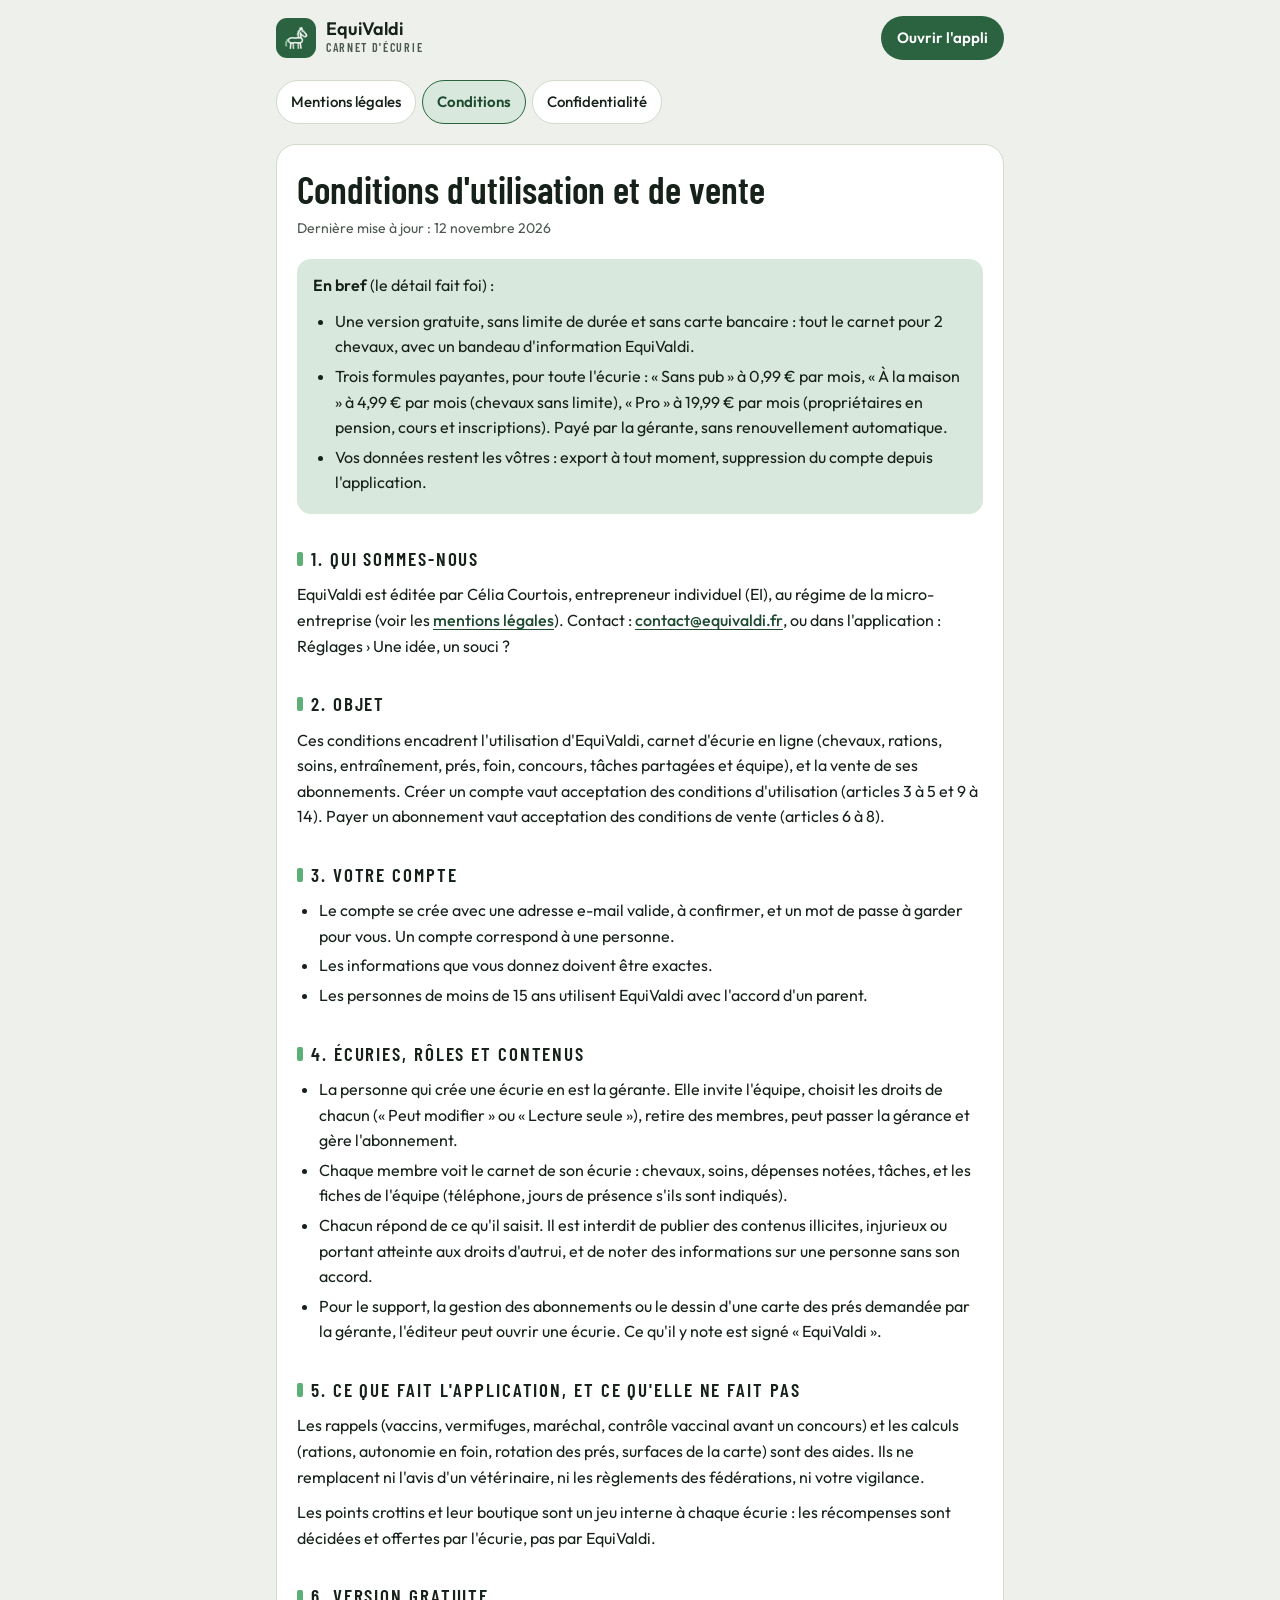
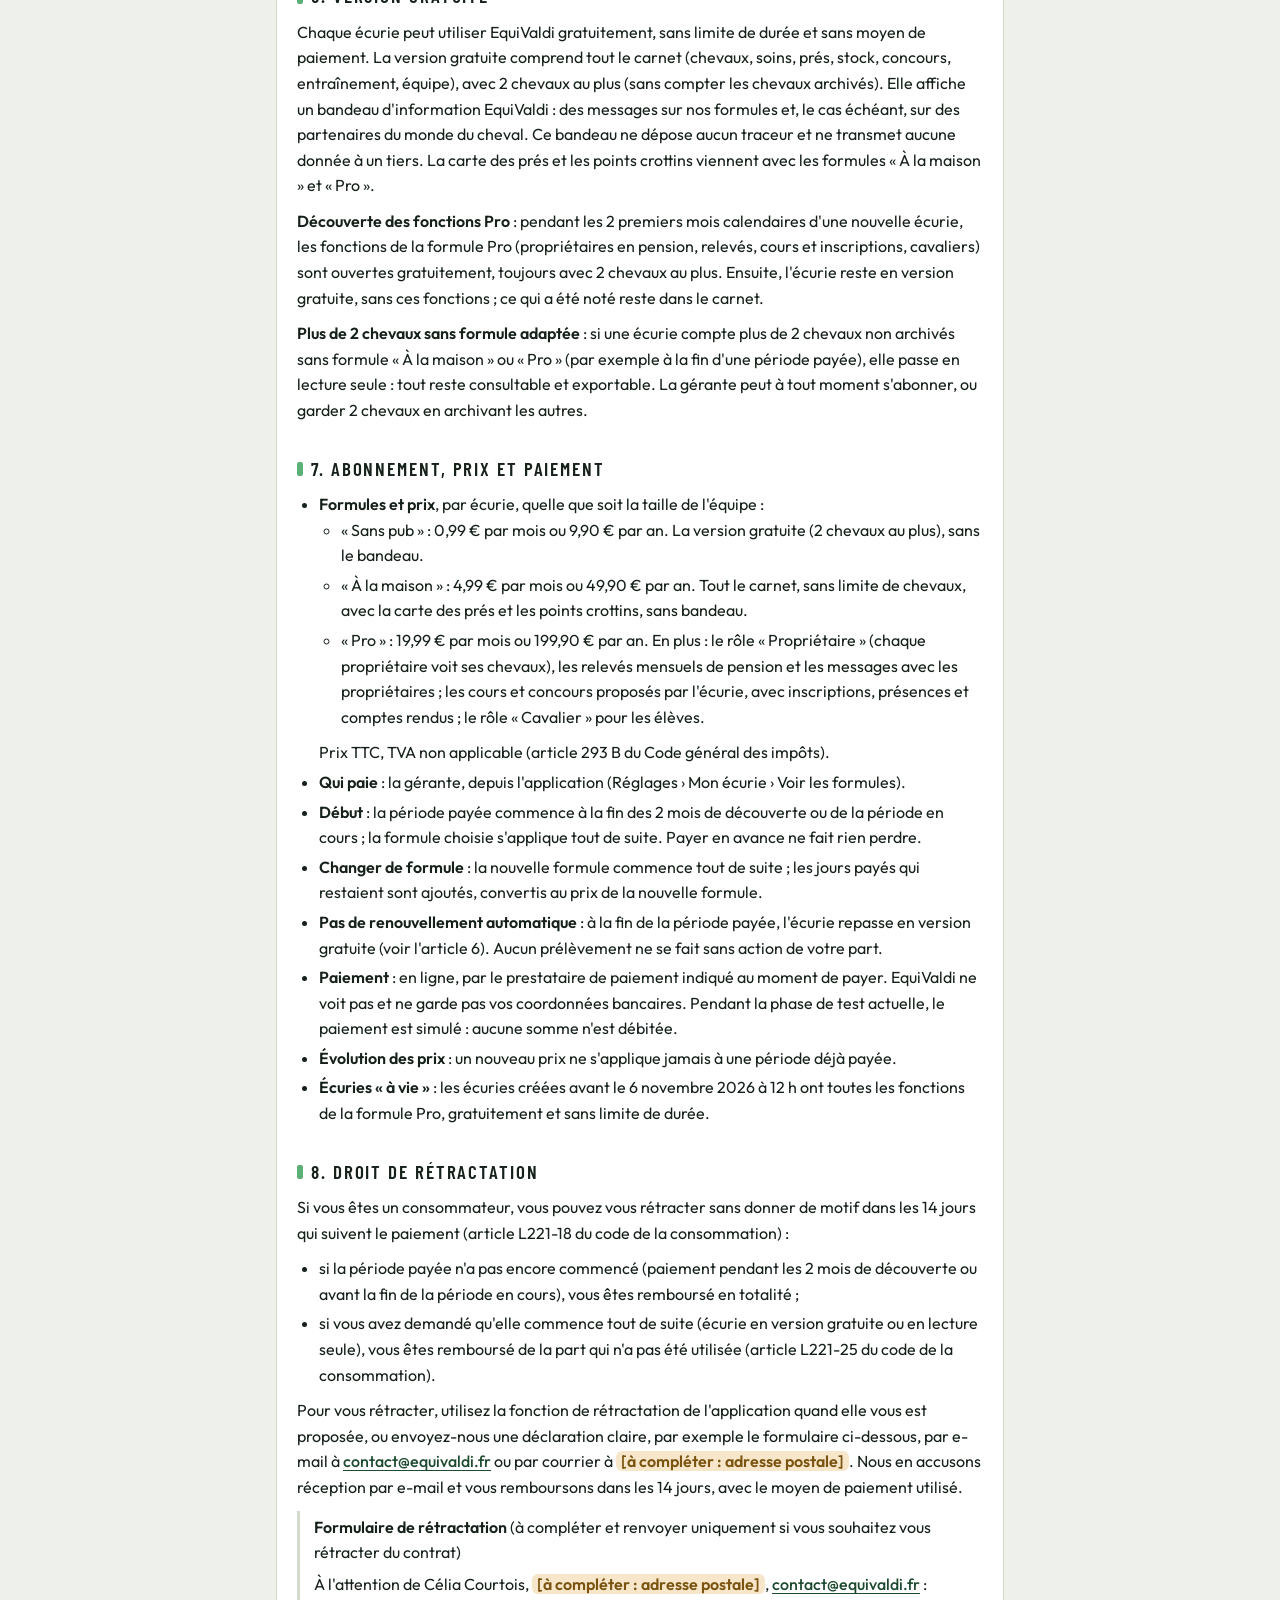
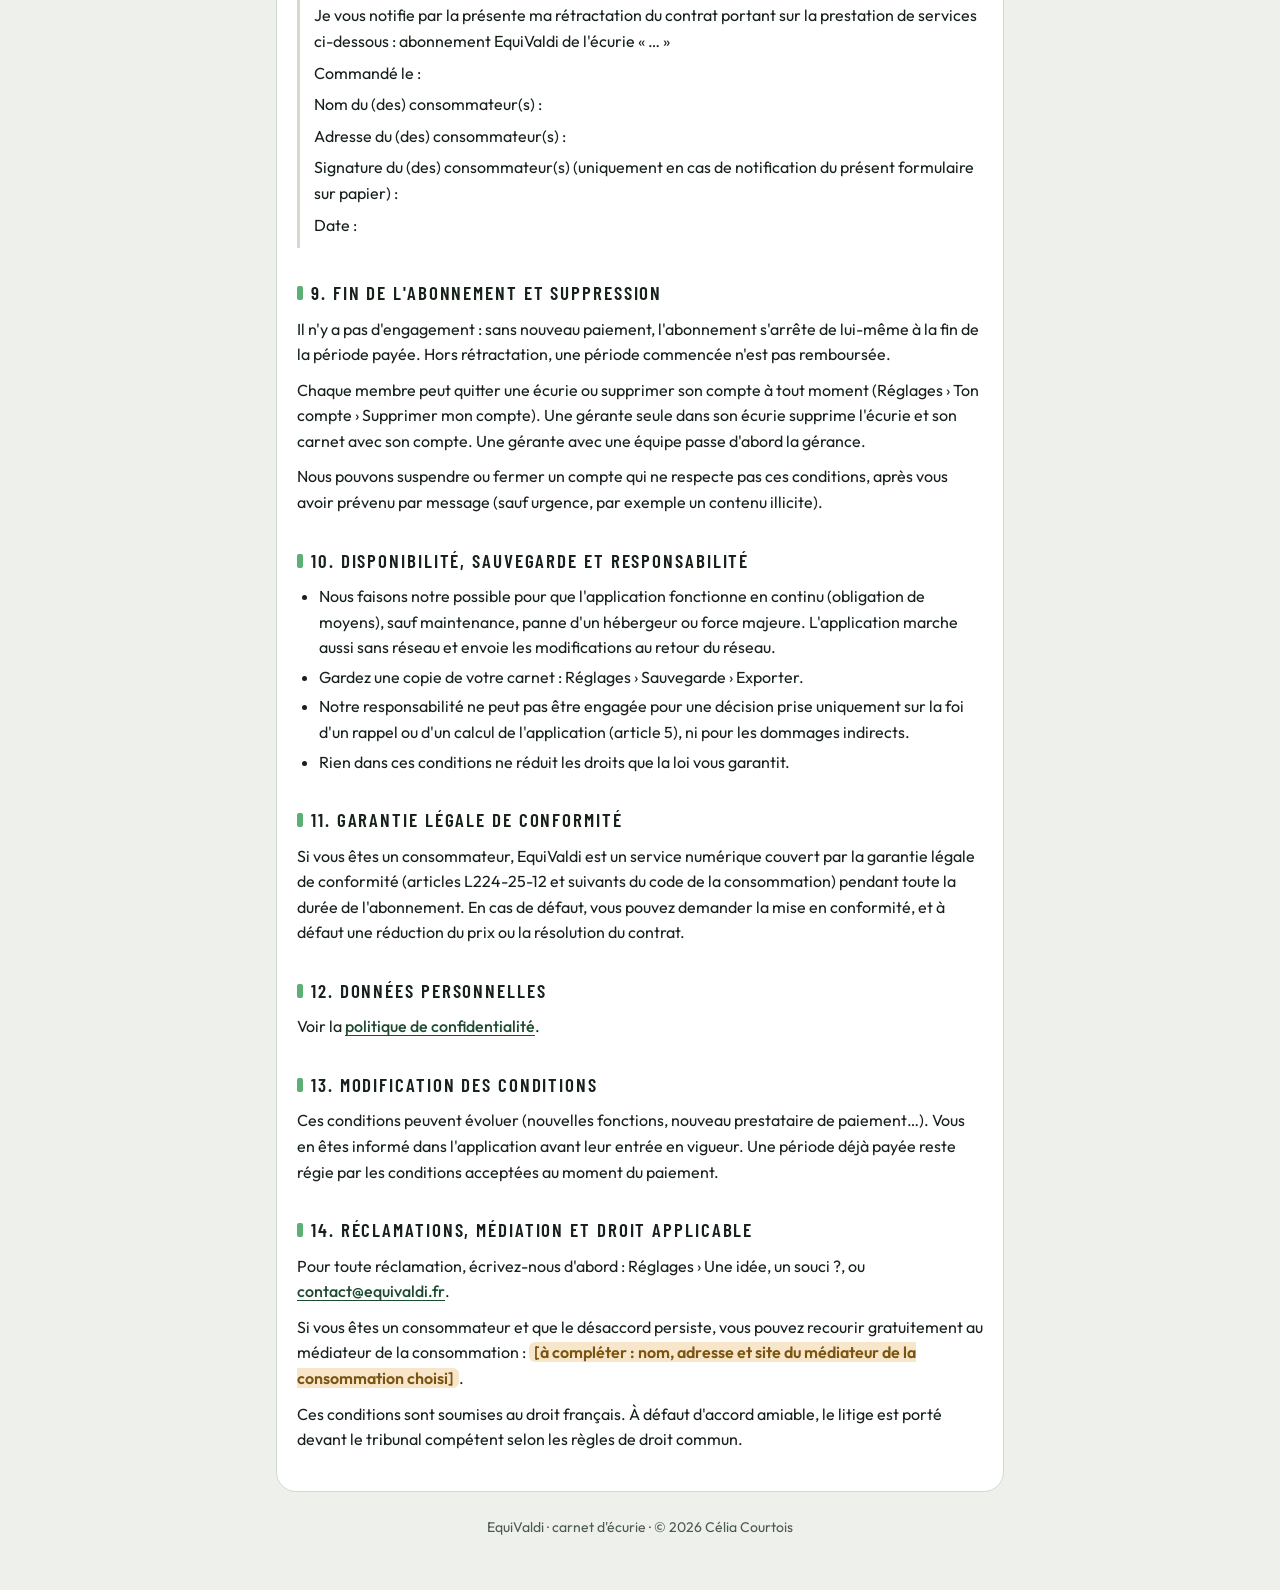
<file: legal/conditions.html>
<!doctype html>
<html lang="fr">
<head>
<meta charset="utf-8">
<meta name="viewport" content="width=device-width,initial-scale=1">
<title>Conditions d'utilisation et de vente · EquiValdi</title>
<meta name="description" content="Conditions d'utilisation et de vente d'EquiValdi, carnet d'écurie.">
<meta name="theme-color" content="#EEF1EB" media="(prefers-color-scheme: light)">
<meta name="theme-color" content="#0D1611" media="(prefers-color-scheme: dark)">
<link rel="icon" type="image/png" sizes="32x32" href="../icons/favicon-32.png?v=c">
<style>
@font-face{font-family:"Outfit";font-style:normal;font-weight:400;font-display:swap;src:url(../fonts/outfit-latin-400-normal.woff2) format("woff2")}
@font-face{font-family:"Outfit";font-style:normal;font-weight:500;font-display:swap;src:url(../fonts/outfit-latin-500-normal.woff2) format("woff2")}
@font-face{font-family:"Outfit";font-style:normal;font-weight:600;font-display:swap;src:url(../fonts/outfit-latin-600-normal.woff2) format("woff2")}
@font-face{font-family:"Barlow Condensed";font-style:normal;font-weight:600;font-display:swap;src:url(../fonts/barlow-condensed-latin-600-normal.woff2) format("woff2")}
:root{--bg:#EEF1EB;--surface:#FFFFFF;--ink:#16211A;--ink-2:#4C5850;--line:#D2D9CD;--accent:#2B6340;--accent-strong:#1E4A30;--accent-soft:#D9E8DC;--hay-soft:#F7E6CA;--hay-ink:#7A5410;--zz:#5DB075;color-scheme:light}
@media (prefers-color-scheme:dark){:root{--bg:#0D1611;--surface:#15211A;--ink:#E8EFE9;--ink-2:#A7B5AB;--line:#2B3C31;--accent:#9FD6AE;--accent-strong:#C2E8CD;--accent-soft:#1E3828;--hay-soft:#382A15;--hay-ink:#F0B45C;--zz:#9FD6AE;color-scheme:dark}}
*{box-sizing:border-box}
html{-webkit-text-size-adjust:100%}
body{margin:0;background:var(--bg);color:var(--ink);font:400 16px/1.6 "Outfit",system-ui,-apple-system,"Segoe UI",Roboto,sans-serif}
a{color:var(--accent-strong);font-weight:500;text-underline-offset:3px}
.page{max-width:760px;margin:0 auto;padding:0 16px 48px}
.haut{display:flex;align-items:center;justify-content:space-between;gap:12px;padding:16px 0}
.marque{display:flex;align-items:center;gap:10px;text-decoration:none;color:var(--ink)}
.marque img{width:40px;height:40px;border-radius:11px;flex:none}
.marque b{display:block;font-weight:600;font-size:18px;line-height:1.1}
.marque small{display:block;font-family:"Barlow Condensed","Arial Narrow",sans-serif;font-weight:600;letter-spacing:.14em;text-transform:uppercase;font-size:12px;color:var(--ink-2)}
.ouvrir{display:inline-flex;align-items:center;min-height:44px;padding:0 16px;border-radius:999px;background:var(--accent);color:#fff;text-decoration:none;font-weight:600;font-size:15px;white-space:nowrap;transition:transform .12s,filter .12s}
.ouvrir:active{transform:scale(.96);filter:brightness(.92)}
@media (prefers-color-scheme:dark){.ouvrir{color:#0D1611}}
.onglets{display:flex;gap:6px;flex-wrap:wrap;margin:4px 0 20px}
.onglets a{display:inline-flex;align-items:center;min-height:44px;padding:0 14px;transition:transform .12s,background .15s;border-radius:999px;border:1.5px solid var(--line);background:var(--surface);color:var(--ink);text-decoration:none;font-size:15px}
.onglets a:active{transform:scale(.96)}
.onglets a[aria-current="page"]{background:var(--accent-soft);border-color:var(--accent);color:var(--accent-strong);font-weight:600}
main{background:var(--surface);border:1.5px solid var(--line);border-radius:20px;padding:24px 20px 28px}
h1{font-family:"Barlow Condensed","Arial Narrow",sans-serif;font-weight:600;font-size:clamp(28px,7vw,38px);line-height:1.1;margin:0 0 6px;text-wrap:balance}
.maj{margin:0 0 20px;color:var(--ink-2);font-size:14px}
h2{font-family:"Barlow Condensed","Arial Narrow",sans-serif;font-weight:600;font-size:19px;letter-spacing:.1em;text-transform:uppercase;margin:30px 0 8px;display:flex;align-items:center;gap:8px;color:var(--ink)}
h2::before{content:"";width:6px;height:14px;flex:none;border-radius:2px;background:var(--zz)}
h3{font-size:16px;font-weight:600;margin:18px 0 4px}
p,li{max-width:68ch}
p{margin:0 0 10px}
ul{margin:0 0 10px;padding-left:22px}
li{margin:0 0 4px}
.bref{background:var(--accent-soft);border-radius:14px;padding:14px 16px;margin:0 0 8px}
.bref ul{margin:0}
.formulaire{border-left:3px solid var(--line);padding:4px 0 4px 14px;margin:10px 0;color:var(--ink)}
.formulaire p{margin:0 0 6px}
mark.manque{background:var(--hay-soft);color:var(--hay-ink);font-weight:600;border-radius:6px;padding:0 5px}
table{border-collapse:collapse;width:100%;margin:8px 0 12px;font-size:15px}
th,td{text-align:left;vertical-align:top;padding:8px 10px;border-top:1px solid var(--line)}
th{font-weight:600;width:34%}
.tableau{overflow-x:auto}
footer{margin-top:24px;color:var(--ink-2);font-size:14px;text-align:center}
footer p{margin:4px auto}
@media (max-width:420px){main{padding:20px 16px 24px}.ouvrir{padding:0 12px}}
@media (prefers-reduced-motion:reduce){*{transition:none!important}}
</style>
</head>
<body>
<div class="page">
<header class="haut">
  <a class="marque" href="../"><img src="../icons/icon-192.png?v=c" alt="" width="40" height="40"><span><b>EquiValdi</b><small>Carnet d'écurie</small></span></a>
  <a class="ouvrir" href="../">Ouvrir l'appli</a>
</header>
<nav class="onglets" aria-label="Pages légales"><a href="mentions-legales.html">Mentions légales</a><a href="conditions.html" aria-current="page">Conditions</a><a href="confidentialite.html">Confidentialité</a></nav>
<main>
<h1>Conditions d'utilisation et de vente</h1>
<p class="maj">Dernière mise à jour : 12 novembre 2026</p>
<div class="bref">
<p><b>En bref</b> (le détail fait foi) :</p>
<ul>
<li>Une version gratuite, sans limite de durée et sans carte bancaire : tout le carnet pour 2 chevaux, avec un bandeau d'information EquiValdi.</li>
<li>Trois formules payantes, pour toute l'écurie : « Sans pub » à 0,99 € par mois, « À la maison » à 4,99 € par mois (chevaux sans limite), « Pro » à 19,99 € par mois (propriétaires en pension, cours et inscriptions). Payé par la gérante, sans renouvellement automatique.</li>
<li>Vos données restent les vôtres : export à tout moment, suppression du compte depuis l'application.</li>
</ul>
</div>

<h2>1. Qui sommes-nous</h2>
<p>EquiValdi est éditée par Célia Courtois, entrepreneur individuel (EI), au régime de la micro-entreprise (voir les <a href="mentions-legales.html">mentions légales</a>). Contact : <a href="mailto:contact@equivaldi.fr">contact@equivaldi.fr</a>, ou dans l'application : Réglages › Une idée, un souci ?</p>

<h2>2. Objet</h2>
<p>Ces conditions encadrent l'utilisation d'EquiValdi, carnet d'écurie en ligne (chevaux, rations, soins, entraînement, prés, foin, concours, tâches partagées et équipe), et la vente de ses abonnements. Créer un compte vaut acceptation des conditions d'utilisation (articles 3 à 5 et 9 à 14). Payer un abonnement vaut acceptation des conditions de vente (articles 6 à 8).</p>

<h2>3. Votre compte</h2>
<ul>
<li>Le compte se crée avec une adresse e-mail valide, à confirmer, et un mot de passe à garder pour vous. Un compte correspond à une personne.</li>
<li>Les informations que vous donnez doivent être exactes.</li>
<li>Les personnes de moins de 15 ans utilisent EquiValdi avec l'accord d'un parent.</li>
</ul>

<h2>4. Écuries, rôles et contenus</h2>
<ul>
<li>La personne qui crée une écurie en est la gérante. Elle invite l'équipe, choisit les droits de chacun (« Peut modifier » ou « Lecture seule »), retire des membres, peut passer la gérance et gère l'abonnement.</li>
<li>Chaque membre voit le carnet de son écurie : chevaux, soins, dépenses notées, tâches, et les fiches de l'équipe (téléphone, jours de présence s'ils sont indiqués).</li>
<li>Chacun répond de ce qu'il saisit. Il est interdit de publier des contenus illicites, injurieux ou portant atteinte aux droits d'autrui, et de noter des informations sur une personne sans son accord.</li>
<li>Pour le support, la gestion des abonnements ou le dessin d'une carte des prés demandée par la gérante, l'éditeur peut ouvrir une écurie. Ce qu'il y note est signé « EquiValdi ».</li>
</ul>

<h2>5. Ce que fait l'application, et ce qu'elle ne fait pas</h2>
<p>Les rappels (vaccins, vermifuges, maréchal, contrôle vaccinal avant un concours) et les calculs (rations, autonomie en foin, rotation des prés, surfaces de la carte) sont des aides. Ils ne remplacent ni l'avis d'un vétérinaire, ni les règlements des fédérations, ni votre vigilance.</p>
<p>Les points crottins et leur boutique sont un jeu interne à chaque écurie : les récompenses sont décidées et offertes par l'écurie, pas par EquiValdi.</p>

<h2>6. Version gratuite</h2>
<p>Chaque écurie peut utiliser EquiValdi gratuitement, sans limite de durée et sans moyen de paiement. La version gratuite comprend tout le carnet (chevaux, soins, prés, stock, concours, entraînement, équipe), avec 2 chevaux au plus (sans compter les chevaux archivés). Elle affiche un bandeau d'information EquiValdi : des messages sur nos formules et, le cas échéant, sur des partenaires du monde du cheval. Ce bandeau ne dépose aucun traceur et ne transmet aucune donnée à un tiers. La carte des prés et les points crottins viennent avec les formules « À la maison » et « Pro ».</p>
<p><b>Découverte des fonctions Pro</b> : pendant les 2 premiers mois calendaires d'une nouvelle écurie, les fonctions de la formule Pro (propriétaires en pension, relevés, cours et inscriptions, cavaliers) sont ouvertes gratuitement, toujours avec 2 chevaux au plus. Ensuite, l'écurie reste en version gratuite, sans ces fonctions ; ce qui a été noté reste dans le carnet.</p>
<p><b>Plus de 2 chevaux sans formule adaptée</b> : si une écurie compte plus de 2 chevaux non archivés sans formule « À la maison » ou « Pro » (par exemple à la fin d'une période payée), elle passe en lecture seule : tout reste consultable et exportable. La gérante peut à tout moment s'abonner, ou garder 2 chevaux en archivant les autres.</p>

<h2>7. Abonnement, prix et paiement</h2>
<ul>
<li><b>Formules et prix</b>, par écurie, quelle que soit la taille de l'équipe :
<ul><li>« Sans pub » : 0,99 € par mois ou 9,90 € par an. La version gratuite (2 chevaux au plus), sans le bandeau.</li>
<li>« À la maison » : 4,99 € par mois ou 49,90 € par an. Tout le carnet, sans limite de chevaux, avec la carte des prés et les points crottins, sans bandeau.</li>
<li>« Pro » : 19,99 € par mois ou 199,90 € par an. En plus : le rôle « Propriétaire » (chaque propriétaire voit ses chevaux), les relevés mensuels de pension et les messages avec les propriétaires ; les cours et concours proposés par l'écurie, avec inscriptions, présences et comptes rendus ; le rôle « Cavalier » pour les élèves.</li></ul>
Prix TTC, TVA non applicable (article 293 B du Code général des impôts).</li>
<li><b>Qui paie</b> : la gérante, depuis l'application (Réglages › Mon écurie › Voir les formules).</li>
<li><b>Début</b> : la période payée commence à la fin des 2 mois de découverte ou de la période en cours ; la formule choisie s'applique tout de suite. Payer en avance ne fait rien perdre.</li>
<li><b>Changer de formule</b> : la nouvelle formule commence tout de suite ; les jours payés qui restaient sont ajoutés, convertis au prix de la nouvelle formule.</li>
<li><b>Pas de renouvellement automatique</b> : à la fin de la période payée, l'écurie repasse en version gratuite (voir l'article 6). Aucun prélèvement ne se fait sans action de votre part.</li>
<li><b>Paiement</b> : en ligne, par le prestataire de paiement indiqué au moment de payer. EquiValdi ne voit pas et ne garde pas vos coordonnées bancaires. Pendant la phase de test actuelle, le paiement est simulé : aucune somme n'est débitée.</li>
<li><b>Évolution des prix</b> : un nouveau prix ne s'applique jamais à une période déjà payée.</li>
<li><b>Écuries « à vie »</b> : les écuries créées avant le 6 novembre 2026 à 12 h ont toutes les fonctions de la formule Pro, gratuitement et sans limite de durée.</li>
</ul>

<h2>8. Droit de rétractation</h2>
<p>Si vous êtes un consommateur, vous pouvez vous rétracter sans donner de motif dans les 14 jours qui suivent le paiement (article L221-18 du code de la consommation) :</p>
<ul>
<li>si la période payée n'a pas encore commencé (paiement pendant les 2 mois de découverte ou avant la fin de la période en cours), vous êtes remboursé en totalité ;</li>
<li>si vous avez demandé qu'elle commence tout de suite (écurie en version gratuite ou en lecture seule), vous êtes remboursé de la part qui n'a pas été utilisée (article L221-25 du code de la consommation).</li>
</ul>
<p>Pour vous rétracter, utilisez la fonction de rétractation de l'application quand elle vous est proposée, ou envoyez-nous une déclaration claire, par exemple le formulaire ci-dessous, par e-mail à <a href="mailto:contact@equivaldi.fr">contact@equivaldi.fr</a> ou par courrier à <mark class="manque">[à compléter : adresse postale]</mark>. Nous en accusons réception par e-mail et vous remboursons dans les 14 jours, avec le moyen de paiement utilisé.</p>
<div class="formulaire">
<p><b>Formulaire de rétractation</b> (à compléter et renvoyer uniquement si vous souhaitez vous rétracter du contrat)</p>
<p>À l'attention de Célia Courtois, <mark class="manque">[à compléter : adresse postale]</mark>, <a href="mailto:contact@equivaldi.fr">contact@equivaldi.fr</a> :</p>
<p>Je vous notifie par la présente ma rétractation du contrat portant sur la prestation de services ci-dessous : abonnement EquiValdi de l'écurie « … »</p>
<p>Commandé le :</p>
<p>Nom du (des) consommateur(s) :</p>
<p>Adresse du (des) consommateur(s) :</p>
<p>Signature du (des) consommateur(s) (uniquement en cas de notification du présent formulaire sur papier) :</p>
<p>Date :</p>
</div>

<h2>9. Fin de l'abonnement et suppression</h2>
<p>Il n'y a pas d'engagement : sans nouveau paiement, l'abonnement s'arrête de lui-même à la fin de la période payée. Hors rétractation, une période commencée n'est pas remboursée.</p>
<p>Chaque membre peut quitter une écurie ou supprimer son compte à tout moment (Réglages › Ton compte › Supprimer mon compte). Une gérante seule dans son écurie supprime l'écurie et son carnet avec son compte. Une gérante avec une équipe passe d'abord la gérance.</p>
<p>Nous pouvons suspendre ou fermer un compte qui ne respecte pas ces conditions, après vous avoir prévenu par message (sauf urgence, par exemple un contenu illicite).</p>

<h2>10. Disponibilité, sauvegarde et responsabilité</h2>
<ul>
<li>Nous faisons notre possible pour que l'application fonctionne en continu (obligation de moyens), sauf maintenance, panne d'un hébergeur ou force majeure. L'application marche aussi sans réseau et envoie les modifications au retour du réseau.</li>
<li>Gardez une copie de votre carnet : Réglages › Sauvegarde › Exporter.</li>
<li>Notre responsabilité ne peut pas être engagée pour une décision prise uniquement sur la foi d'un rappel ou d'un calcul de l'application (article 5), ni pour les dommages indirects.</li>
<li>Rien dans ces conditions ne réduit les droits que la loi vous garantit.</li>
</ul>

<h2>11. Garantie légale de conformité</h2>
<p>Si vous êtes un consommateur, EquiValdi est un service numérique couvert par la garantie légale de conformité (articles L224-25-12 et suivants du code de la consommation) pendant toute la durée de l'abonnement. En cas de défaut, vous pouvez demander la mise en conformité, et à défaut une réduction du prix ou la résolution du contrat.</p>

<h2>12. Données personnelles</h2>
<p>Voir la <a href="confidentialite.html">politique de confidentialité</a>.</p>

<h2>13. Modification des conditions</h2>
<p>Ces conditions peuvent évoluer (nouvelles fonctions, nouveau prestataire de paiement…). Vous en êtes informé dans l'application avant leur entrée en vigueur. Une période déjà payée reste régie par les conditions acceptées au moment du paiement.</p>

<h2>14. Réclamations, médiation et droit applicable</h2>
<p>Pour toute réclamation, écrivez-nous d'abord : Réglages › Une idée, un souci ?, ou <a href="mailto:contact@equivaldi.fr">contact@equivaldi.fr</a>.</p>
<p>Si vous êtes un consommateur et que le désaccord persiste, vous pouvez recourir gratuitement au médiateur de la consommation : <mark class="manque">[à compléter : nom, adresse et site du médiateur de la consommation choisi]</mark>.</p>
<p>Ces conditions sont soumises au droit français. À défaut d'accord amiable, le litige est porté devant le tribunal compétent selon les règles de droit commun.</p>
</main>
<footer><p>EquiValdi · carnet d'écurie · © 2026 Célia Courtois</p></footer>
</div>
</body>
</html>
</file>
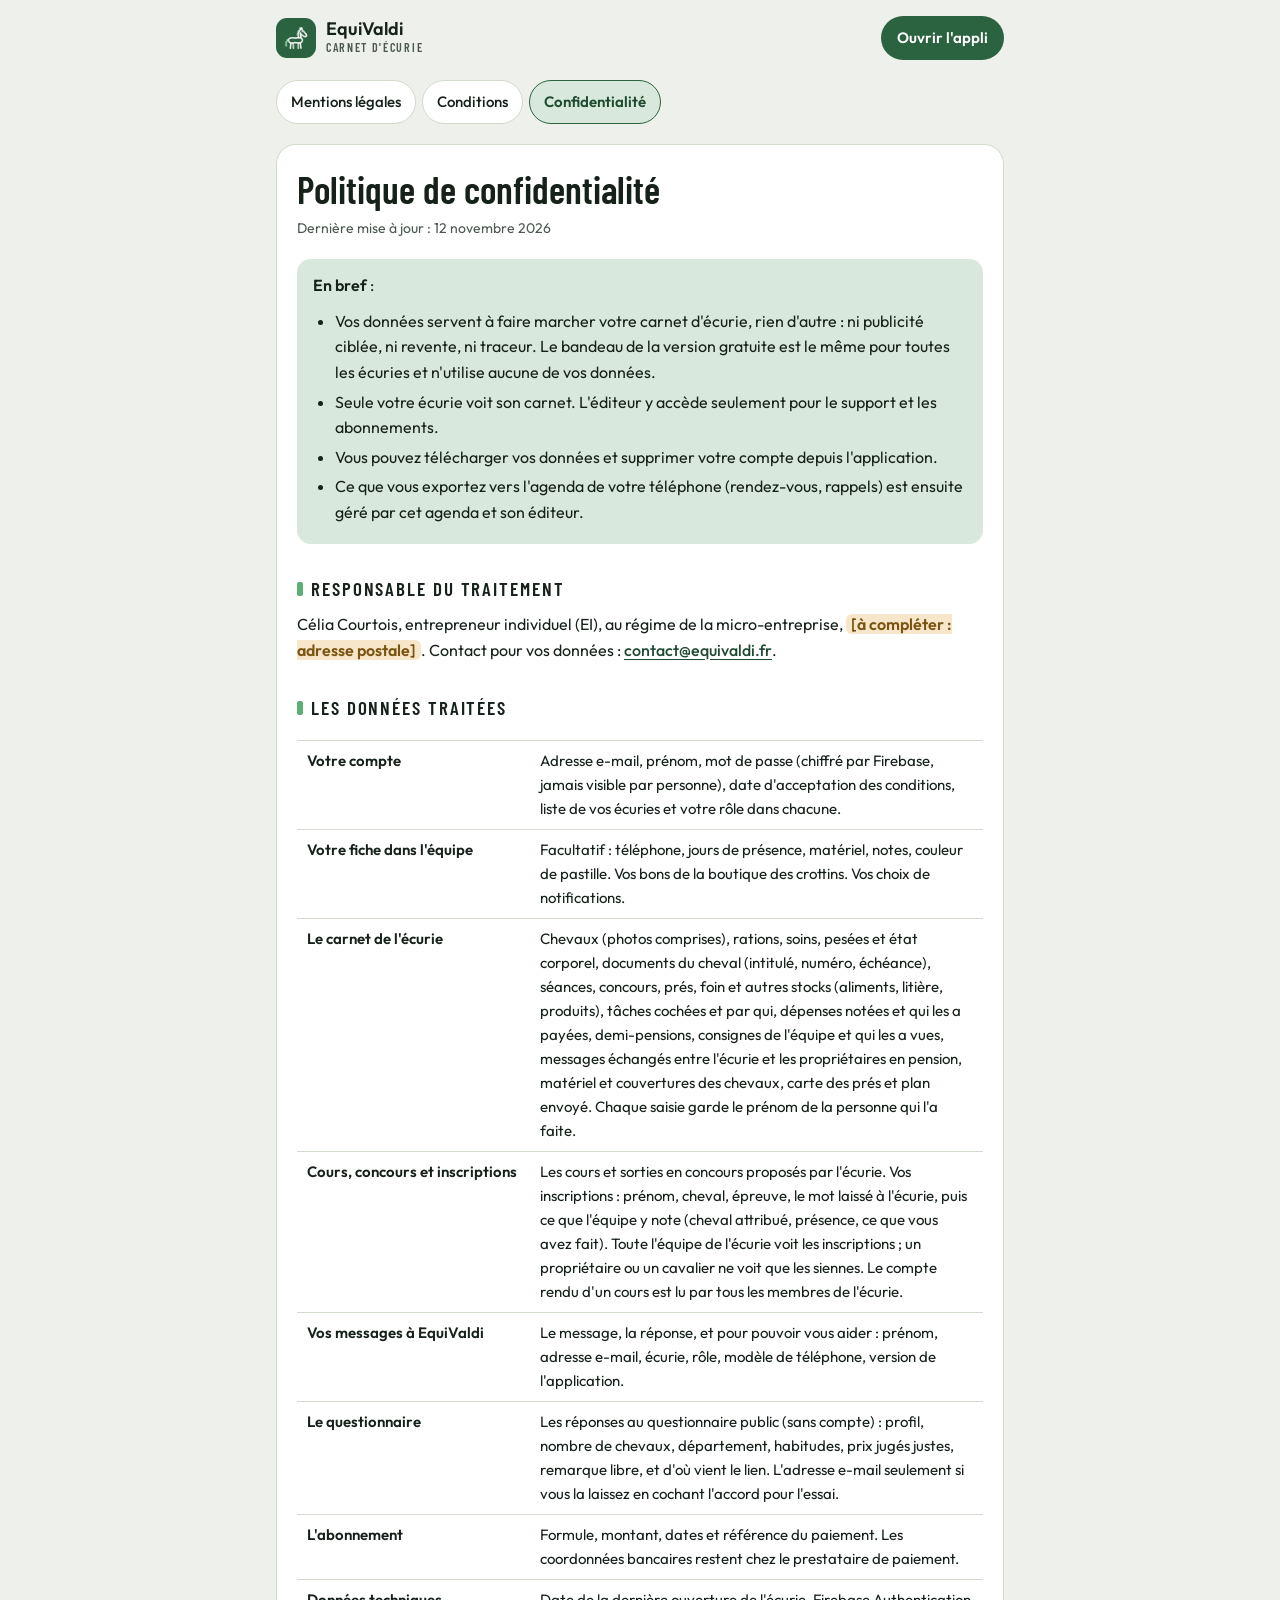
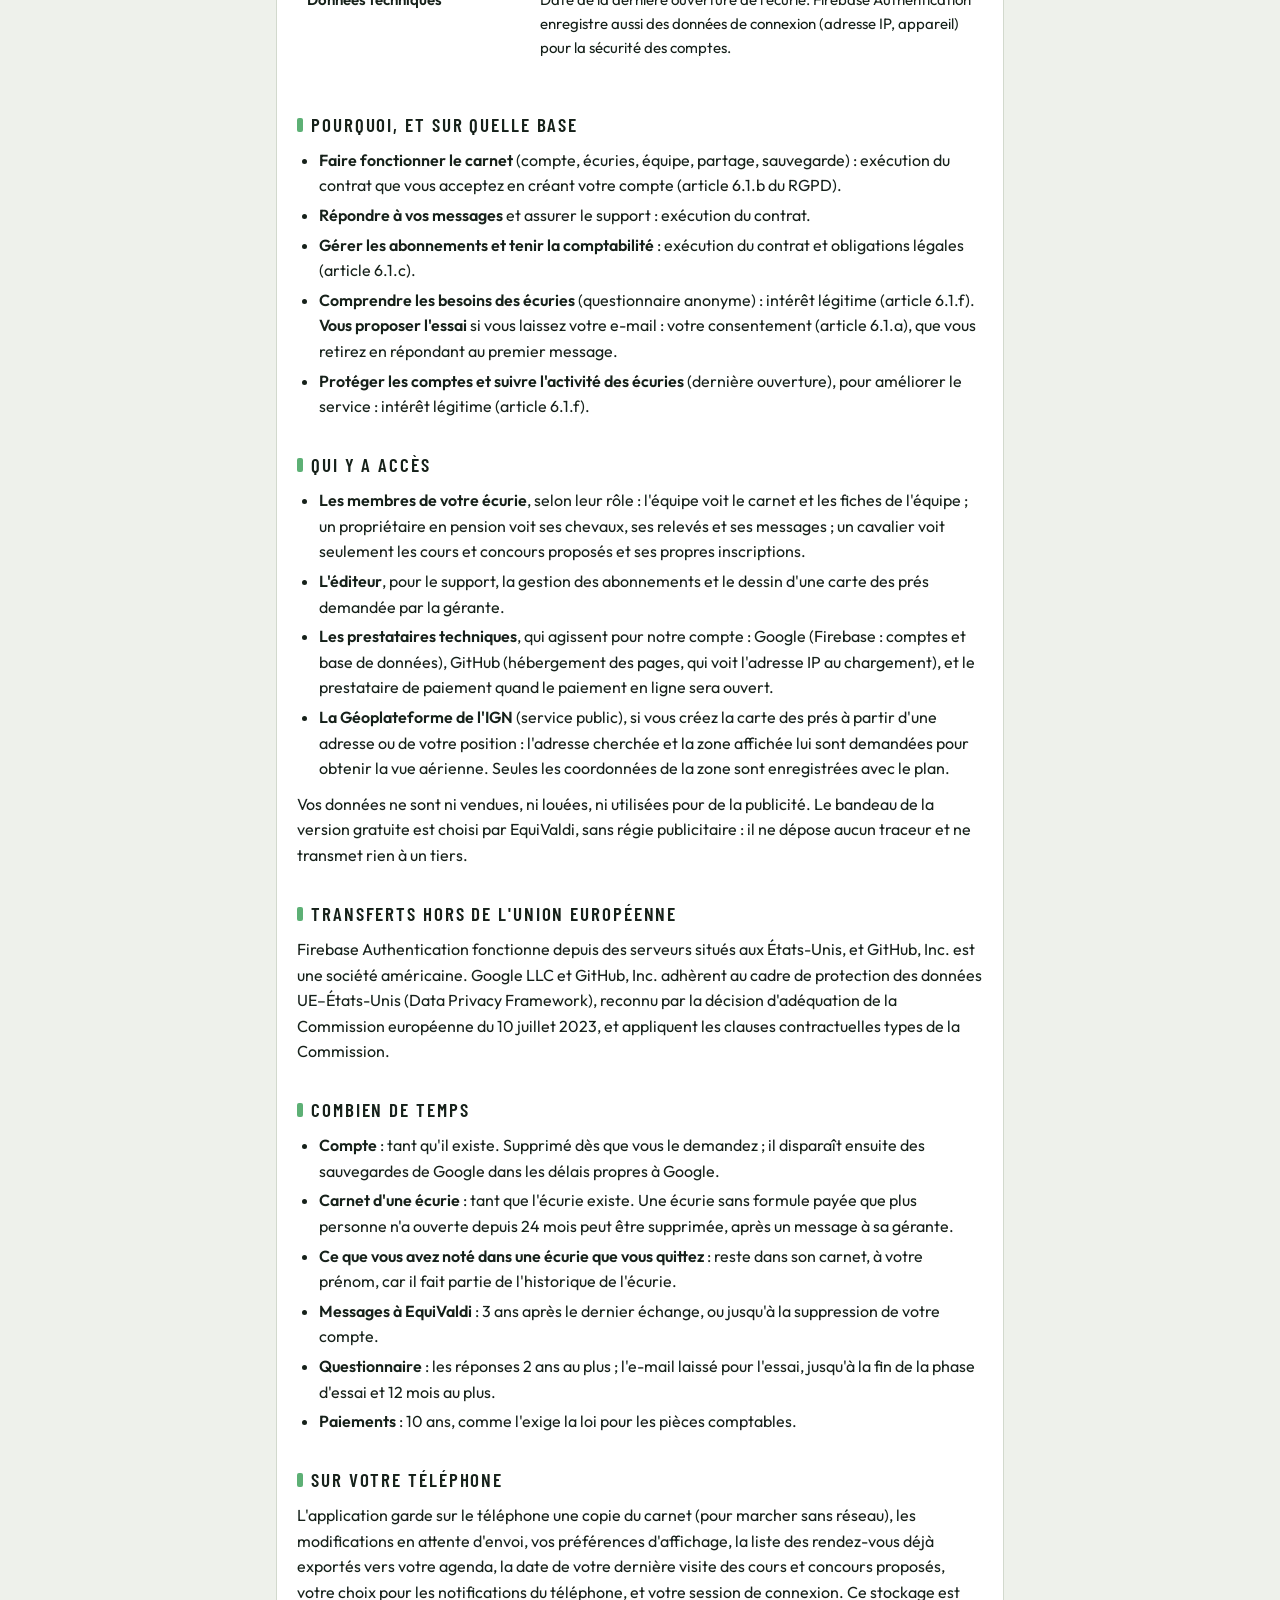
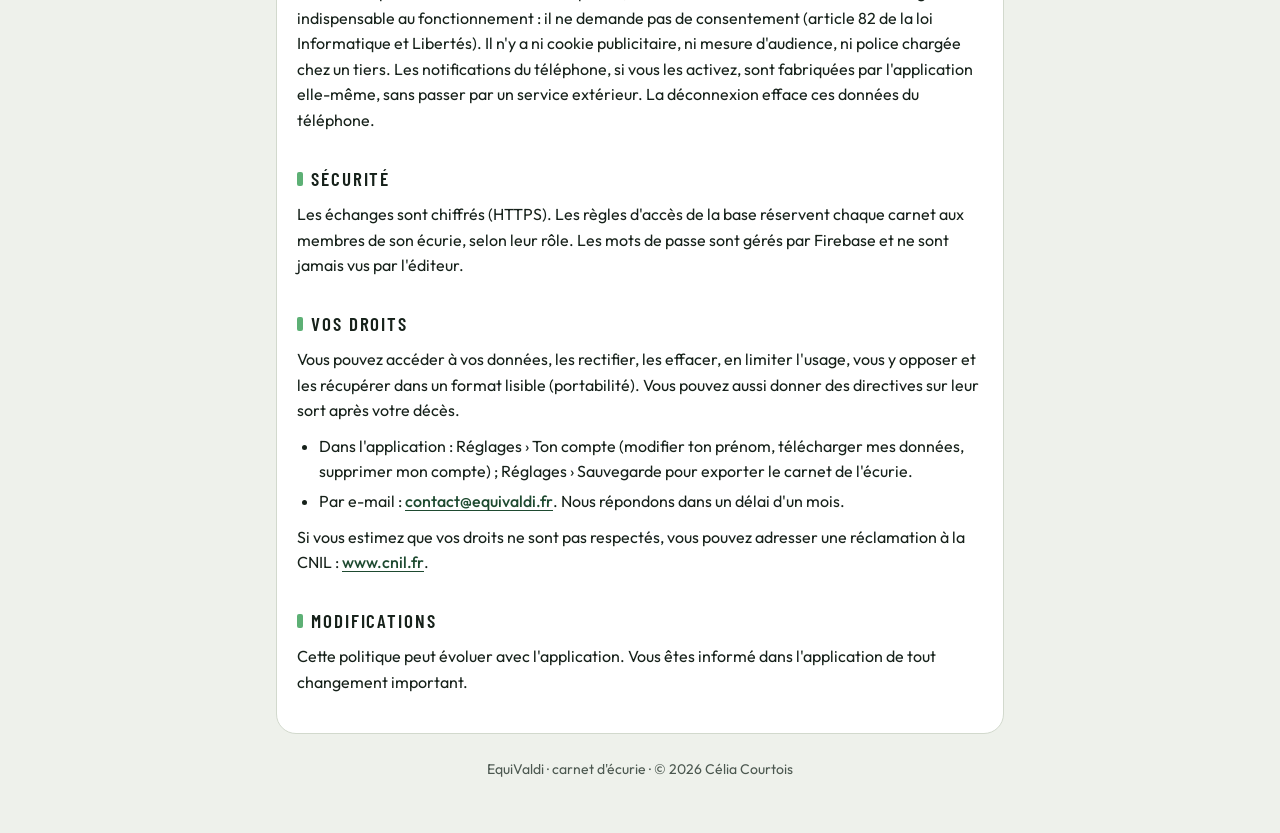
<file: legal/confidentialite.html>
<!doctype html>
<html lang="fr">
<head>
<meta charset="utf-8">
<meta name="viewport" content="width=device-width,initial-scale=1">
<title>Politique de confidentialité · EquiValdi</title>
<meta name="description" content="Politique de confidentialité d'EquiValdi, carnet d'écurie.">
<meta name="theme-color" content="#EEF1EB" media="(prefers-color-scheme: light)">
<meta name="theme-color" content="#0D1611" media="(prefers-color-scheme: dark)">
<link rel="icon" type="image/png" sizes="32x32" href="../icons/favicon-32.png?v=c">
<style>
@font-face{font-family:"Outfit";font-style:normal;font-weight:400;font-display:swap;src:url(../fonts/outfit-latin-400-normal.woff2) format("woff2")}
@font-face{font-family:"Outfit";font-style:normal;font-weight:500;font-display:swap;src:url(../fonts/outfit-latin-500-normal.woff2) format("woff2")}
@font-face{font-family:"Outfit";font-style:normal;font-weight:600;font-display:swap;src:url(../fonts/outfit-latin-600-normal.woff2) format("woff2")}
@font-face{font-family:"Barlow Condensed";font-style:normal;font-weight:600;font-display:swap;src:url(../fonts/barlow-condensed-latin-600-normal.woff2) format("woff2")}
:root{--bg:#EEF1EB;--surface:#FFFFFF;--ink:#16211A;--ink-2:#4C5850;--line:#D2D9CD;--accent:#2B6340;--accent-strong:#1E4A30;--accent-soft:#D9E8DC;--hay-soft:#F7E6CA;--hay-ink:#7A5410;--zz:#5DB075;color-scheme:light}
@media (prefers-color-scheme:dark){:root{--bg:#0D1611;--surface:#15211A;--ink:#E8EFE9;--ink-2:#A7B5AB;--line:#2B3C31;--accent:#9FD6AE;--accent-strong:#C2E8CD;--accent-soft:#1E3828;--hay-soft:#382A15;--hay-ink:#F0B45C;--zz:#9FD6AE;color-scheme:dark}}
*{box-sizing:border-box}
html{-webkit-text-size-adjust:100%}
body{margin:0;background:var(--bg);color:var(--ink);font:400 16px/1.6 "Outfit",system-ui,-apple-system,"Segoe UI",Roboto,sans-serif}
a{color:var(--accent-strong);font-weight:500;text-underline-offset:3px}
.page{max-width:760px;margin:0 auto;padding:0 16px 48px}
.haut{display:flex;align-items:center;justify-content:space-between;gap:12px;padding:16px 0}
.marque{display:flex;align-items:center;gap:10px;text-decoration:none;color:var(--ink)}
.marque img{width:40px;height:40px;border-radius:11px;flex:none}
.marque b{display:block;font-weight:600;font-size:18px;line-height:1.1}
.marque small{display:block;font-family:"Barlow Condensed","Arial Narrow",sans-serif;font-weight:600;letter-spacing:.14em;text-transform:uppercase;font-size:12px;color:var(--ink-2)}
.ouvrir{display:inline-flex;align-items:center;min-height:44px;padding:0 16px;border-radius:999px;background:var(--accent);color:#fff;text-decoration:none;font-weight:600;font-size:15px;white-space:nowrap;transition:transform .12s,filter .12s}
.ouvrir:active{transform:scale(.96);filter:brightness(.92)}
@media (prefers-color-scheme:dark){.ouvrir{color:#0D1611}}
.onglets{display:flex;gap:6px;flex-wrap:wrap;margin:4px 0 20px}
.onglets a{display:inline-flex;align-items:center;min-height:44px;padding:0 14px;transition:transform .12s,background .15s;border-radius:999px;border:1.5px solid var(--line);background:var(--surface);color:var(--ink);text-decoration:none;font-size:15px}
.onglets a:active{transform:scale(.96)}
.onglets a[aria-current="page"]{background:var(--accent-soft);border-color:var(--accent);color:var(--accent-strong);font-weight:600}
main{background:var(--surface);border:1.5px solid var(--line);border-radius:20px;padding:24px 20px 28px}
h1{font-family:"Barlow Condensed","Arial Narrow",sans-serif;font-weight:600;font-size:clamp(28px,7vw,38px);line-height:1.1;margin:0 0 6px;text-wrap:balance}
.maj{margin:0 0 20px;color:var(--ink-2);font-size:14px}
h2{font-family:"Barlow Condensed","Arial Narrow",sans-serif;font-weight:600;font-size:19px;letter-spacing:.1em;text-transform:uppercase;margin:30px 0 8px;display:flex;align-items:center;gap:8px;color:var(--ink)}
h2::before{content:"";width:6px;height:14px;flex:none;border-radius:2px;background:var(--zz)}
h3{font-size:16px;font-weight:600;margin:18px 0 4px}
p,li{max-width:68ch}
p{margin:0 0 10px}
ul{margin:0 0 10px;padding-left:22px}
li{margin:0 0 4px}
.bref{background:var(--accent-soft);border-radius:14px;padding:14px 16px;margin:0 0 8px}
.bref ul{margin:0}
.formulaire{border-left:3px solid var(--line);padding:4px 0 4px 14px;margin:10px 0;color:var(--ink)}
.formulaire p{margin:0 0 6px}
mark.manque{background:var(--hay-soft);color:var(--hay-ink);font-weight:600;border-radius:6px;padding:0 5px}
table{border-collapse:collapse;width:100%;margin:8px 0 12px;font-size:15px}
th,td{text-align:left;vertical-align:top;padding:8px 10px;border-top:1px solid var(--line)}
th{font-weight:600;width:34%}
.tableau{overflow-x:auto}
footer{margin-top:24px;color:var(--ink-2);font-size:14px;text-align:center}
footer p{margin:4px auto}
@media (max-width:420px){main{padding:20px 16px 24px}.ouvrir{padding:0 12px}}
@media (prefers-reduced-motion:reduce){*{transition:none!important}}
</style>
</head>
<body>
<div class="page">
<header class="haut">
  <a class="marque" href="../"><img src="../icons/icon-192.png?v=c" alt="" width="40" height="40"><span><b>EquiValdi</b><small>Carnet d'écurie</small></span></a>
  <a class="ouvrir" href="../">Ouvrir l'appli</a>
</header>
<nav class="onglets" aria-label="Pages légales"><a href="mentions-legales.html">Mentions légales</a><a href="conditions.html">Conditions</a><a href="confidentialite.html" aria-current="page">Confidentialité</a></nav>
<main>
<h1>Politique de confidentialité</h1>
<p class="maj">Dernière mise à jour : 12 novembre 2026</p>
<div class="bref">
<p><b>En bref</b> :</p>
<ul>
<li>Vos données servent à faire marcher votre carnet d'écurie, rien d'autre : ni publicité ciblée, ni revente, ni traceur. Le bandeau de la version gratuite est le même pour toutes les écuries et n'utilise aucune de vos données.</li>
<li>Seule votre écurie voit son carnet. L'éditeur y accède seulement pour le support et les abonnements.</li>
<li>Vous pouvez télécharger vos données et supprimer votre compte depuis l'application.</li>
<li>Ce que vous exportez vers l'agenda de votre téléphone (rendez-vous, rappels) est ensuite géré par cet agenda et son éditeur.</li>
</ul>
</div>

<h2>Responsable du traitement</h2>
<p>Célia Courtois, entrepreneur individuel (EI), au régime de la micro-entreprise, <mark class="manque">[à compléter : adresse postale]</mark>. Contact pour vos données : <a href="mailto:contact@equivaldi.fr">contact@equivaldi.fr</a>.</p>

<h2>Les données traitées</h2>
<div class="tableau"><table>
<tr><th>Votre compte</th><td>Adresse e-mail, prénom, mot de passe (chiffré par Firebase, jamais visible par personne), date d'acceptation des conditions, liste de vos écuries et votre rôle dans chacune.</td></tr>
<tr><th>Votre fiche dans l'équipe</th><td>Facultatif : téléphone, jours de présence, matériel, notes, couleur de pastille. Vos bons de la boutique des crottins. Vos choix de notifications.</td></tr>
<tr><th>Le carnet de l'écurie</th><td>Chevaux (photos comprises), rations, soins, pesées et état corporel, documents du cheval (intitulé, numéro, échéance), séances, concours, prés, foin et autres stocks (aliments, litière, produits), tâches cochées et par qui, dépenses notées et qui les a payées, demi-pensions, consignes de l'équipe et qui les a vues, messages échangés entre l'écurie et les propriétaires en pension, matériel et couvertures des chevaux, carte des prés et plan envoyé. Chaque saisie garde le prénom de la personne qui l'a faite.</td></tr>
<tr><th>Cours, concours et inscriptions</th><td>Les cours et sorties en concours proposés par l'écurie. Vos inscriptions : prénom, cheval, épreuve, le mot laissé à l'écurie, puis ce que l'équipe y note (cheval attribué, présence, ce que vous avez fait). Toute l'équipe de l'écurie voit les inscriptions ; un propriétaire ou un cavalier ne voit que les siennes. Le compte rendu d'un cours est lu par tous les membres de l'écurie.</td></tr>
<tr><th>Vos messages à EquiValdi</th><td>Le message, la réponse, et pour pouvoir vous aider : prénom, adresse e-mail, écurie, rôle, modèle de téléphone, version de l'application.</td></tr>
<tr><th>Le questionnaire</th><td>Les réponses au questionnaire public (sans compte) : profil, nombre de chevaux, département, habitudes, prix jugés justes, remarque libre, et d'où vient le lien. L'adresse e-mail seulement si vous la laissez en cochant l'accord pour l'essai.</td></tr>
<tr><th>L'abonnement</th><td>Formule, montant, dates et référence du paiement. Les coordonnées bancaires restent chez le prestataire de paiement.</td></tr>
<tr><th>Données techniques</th><td>Date de la dernière ouverture de l'écurie. Firebase Authentication enregistre aussi des données de connexion (adresse IP, appareil) pour la sécurité des comptes.</td></tr>
</table></div>

<h2>Pourquoi, et sur quelle base</h2>
<ul>
<li><b>Faire fonctionner le carnet</b> (compte, écuries, équipe, partage, sauvegarde) : exécution du contrat que vous acceptez en créant votre compte (article 6.1.b du RGPD).</li>
<li><b>Répondre à vos messages</b> et assurer le support : exécution du contrat.</li>
<li><b>Gérer les abonnements et tenir la comptabilité</b> : exécution du contrat et obligations légales (article 6.1.c).</li>
<li><b>Comprendre les besoins des écuries</b> (questionnaire anonyme) : intérêt légitime (article 6.1.f). <b>Vous proposer l'essai</b> si vous laissez votre e-mail : votre consentement (article 6.1.a), que vous retirez en répondant au premier message.</li>
<li><b>Protéger les comptes et suivre l'activité des écuries</b> (dernière ouverture), pour améliorer le service : intérêt légitime (article 6.1.f).</li>
</ul>

<h2>Qui y a accès</h2>
<ul>
<li><b>Les membres de votre écurie</b>, selon leur rôle : l'équipe voit le carnet et les fiches de l'équipe ; un propriétaire en pension voit ses chevaux, ses relevés et ses messages ; un cavalier voit seulement les cours et concours proposés et ses propres inscriptions.</li>
<li><b>L'éditeur</b>, pour le support, la gestion des abonnements et le dessin d'une carte des prés demandée par la gérante.</li>
<li><b>Les prestataires techniques</b>, qui agissent pour notre compte : Google (Firebase : comptes et base de données), GitHub (hébergement des pages, qui voit l'adresse IP au chargement), et le prestataire de paiement quand le paiement en ligne sera ouvert.</li>
<li><b>La Géoplateforme de l'IGN</b> (service public), si vous créez la carte des prés à partir d'une adresse ou de votre position : l'adresse cherchée et la zone affichée lui sont demandées pour obtenir la vue aérienne. Seules les coordonnées de la zone sont enregistrées avec le plan.</li>
</ul>
<p>Vos données ne sont ni vendues, ni louées, ni utilisées pour de la publicité. Le bandeau de la version gratuite est choisi par EquiValdi, sans régie publicitaire : il ne dépose aucun traceur et ne transmet rien à un tiers.</p>

<h2>Transferts hors de l'Union européenne</h2>
<p>Firebase Authentication fonctionne depuis des serveurs situés aux États-Unis, et GitHub, Inc. est une société américaine. Google LLC et GitHub, Inc. adhèrent au cadre de protection des données UE–États-Unis (Data Privacy Framework), reconnu par la décision d'adéquation de la Commission européenne du 10 juillet 2023, et appliquent les clauses contractuelles types de la Commission.</p>

<h2>Combien de temps</h2>
<ul>
<li><b>Compte</b> : tant qu'il existe. Supprimé dès que vous le demandez ; il disparaît ensuite des sauvegardes de Google dans les délais propres à Google.</li>
<li><b>Carnet d'une écurie</b> : tant que l'écurie existe. Une écurie sans formule payée que plus personne n'a ouverte depuis 24 mois peut être supprimée, après un message à sa gérante.</li>
<li><b>Ce que vous avez noté dans une écurie que vous quittez</b> : reste dans son carnet, à votre prénom, car il fait partie de l'historique de l'écurie.</li>
<li><b>Messages à EquiValdi</b> : 3 ans après le dernier échange, ou jusqu'à la suppression de votre compte.</li>
<li><b>Questionnaire</b> : les réponses 2 ans au plus ; l'e-mail laissé pour l'essai, jusqu'à la fin de la phase d'essai et 12 mois au plus.</li>
<li><b>Paiements</b> : 10 ans, comme l'exige la loi pour les pièces comptables.</li>
</ul>

<h2>Sur votre téléphone</h2>
<p>L'application garde sur le téléphone une copie du carnet (pour marcher sans réseau), les modifications en attente d'envoi, vos préférences d'affichage, la liste des rendez-vous déjà exportés vers votre agenda, la date de votre dernière visite des cours et concours proposés, votre choix pour les notifications du téléphone, et votre session de connexion. Ce stockage est indispensable au fonctionnement : il ne demande pas de consentement (article 82 de la loi Informatique et Libertés). Il n'y a ni cookie publicitaire, ni mesure d'audience, ni police chargée chez un tiers. Les notifications du téléphone, si vous les activez, sont fabriquées par l'application elle-même, sans passer par un service extérieur. La déconnexion efface ces données du téléphone.</p>

<h2>Sécurité</h2>
<p>Les échanges sont chiffrés (HTTPS). Les règles d'accès de la base réservent chaque carnet aux membres de son écurie, selon leur rôle. Les mots de passe sont gérés par Firebase et ne sont jamais vus par l'éditeur.</p>

<h2>Vos droits</h2>
<p>Vous pouvez accéder à vos données, les rectifier, les effacer, en limiter l'usage, vous y opposer et les récupérer dans un format lisible (portabilité). Vous pouvez aussi donner des directives sur leur sort après votre décès.</p>
<ul>
<li>Dans l'application : Réglages › Ton compte (modifier ton prénom, télécharger mes données, supprimer mon compte) ; Réglages › Sauvegarde pour exporter le carnet de l'écurie.</li>
<li>Par e-mail : <a href="mailto:contact@equivaldi.fr">contact@equivaldi.fr</a>. Nous répondons dans un délai d'un mois.</li>
</ul>
<p>Si vous estimez que vos droits ne sont pas respectés, vous pouvez adresser une réclamation à la CNIL : <a href="https://www.cnil.fr">www.cnil.fr</a>.</p>

<h2>Modifications</h2>
<p>Cette politique peut évoluer avec l'application. Vous êtes informé dans l'application de tout changement important.</p>
</main>
<footer><p>EquiValdi · carnet d'écurie · © 2026 Célia Courtois</p></footer>
</div>
</body>
</html>
</file>
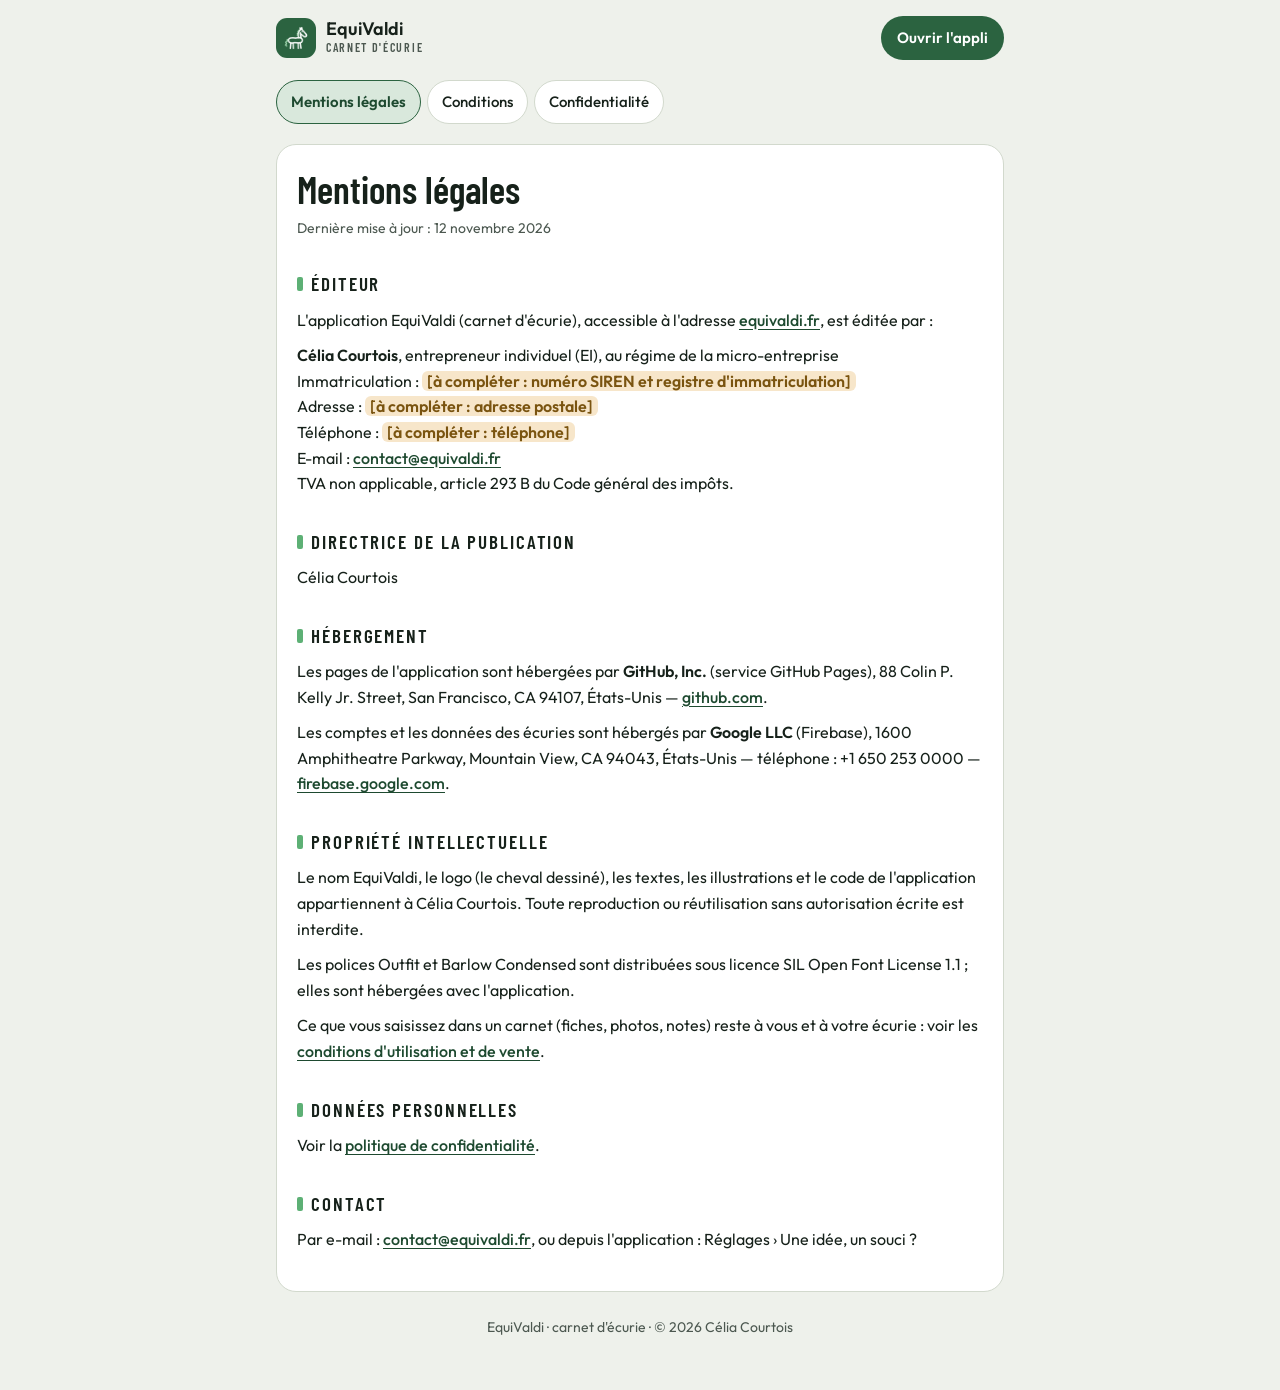
<file: legal/mentions-legales.html>
<!doctype html>
<html lang="fr">
<head>
<meta charset="utf-8">
<meta name="viewport" content="width=device-width,initial-scale=1">
<title>Mentions légales · EquiValdi</title>
<meta name="description" content="Mentions légales d'EquiValdi, carnet d'écurie.">
<meta name="theme-color" content="#EEF1EB" media="(prefers-color-scheme: light)">
<meta name="theme-color" content="#0D1611" media="(prefers-color-scheme: dark)">
<link rel="icon" type="image/png" sizes="32x32" href="../icons/favicon-32.png?v=c">
<style>
@font-face{font-family:"Outfit";font-style:normal;font-weight:400;font-display:swap;src:url(../fonts/outfit-latin-400-normal.woff2) format("woff2")}
@font-face{font-family:"Outfit";font-style:normal;font-weight:500;font-display:swap;src:url(../fonts/outfit-latin-500-normal.woff2) format("woff2")}
@font-face{font-family:"Outfit";font-style:normal;font-weight:600;font-display:swap;src:url(../fonts/outfit-latin-600-normal.woff2) format("woff2")}
@font-face{font-family:"Barlow Condensed";font-style:normal;font-weight:600;font-display:swap;src:url(../fonts/barlow-condensed-latin-600-normal.woff2) format("woff2")}
:root{--bg:#EEF1EB;--surface:#FFFFFF;--ink:#16211A;--ink-2:#4C5850;--line:#D2D9CD;--accent:#2B6340;--accent-strong:#1E4A30;--accent-soft:#D9E8DC;--hay-soft:#F7E6CA;--hay-ink:#7A5410;--zz:#5DB075;color-scheme:light}
@media (prefers-color-scheme:dark){:root{--bg:#0D1611;--surface:#15211A;--ink:#E8EFE9;--ink-2:#A7B5AB;--line:#2B3C31;--accent:#9FD6AE;--accent-strong:#C2E8CD;--accent-soft:#1E3828;--hay-soft:#382A15;--hay-ink:#F0B45C;--zz:#9FD6AE;color-scheme:dark}}
*{box-sizing:border-box}
html{-webkit-text-size-adjust:100%}
body{margin:0;background:var(--bg);color:var(--ink);font:400 16px/1.6 "Outfit",system-ui,-apple-system,"Segoe UI",Roboto,sans-serif}
a{color:var(--accent-strong);font-weight:500;text-underline-offset:3px}
.page{max-width:760px;margin:0 auto;padding:0 16px 48px}
.haut{display:flex;align-items:center;justify-content:space-between;gap:12px;padding:16px 0}
.marque{display:flex;align-items:center;gap:10px;text-decoration:none;color:var(--ink)}
.marque img{width:40px;height:40px;border-radius:11px;flex:none}
.marque b{display:block;font-weight:600;font-size:18px;line-height:1.1}
.marque small{display:block;font-family:"Barlow Condensed","Arial Narrow",sans-serif;font-weight:600;letter-spacing:.14em;text-transform:uppercase;font-size:12px;color:var(--ink-2)}
.ouvrir{display:inline-flex;align-items:center;min-height:44px;padding:0 16px;border-radius:999px;background:var(--accent);color:#fff;text-decoration:none;font-weight:600;font-size:15px;white-space:nowrap;transition:transform .12s,filter .12s}
.ouvrir:active{transform:scale(.96);filter:brightness(.92)}
@media (prefers-color-scheme:dark){.ouvrir{color:#0D1611}}
.onglets{display:flex;gap:6px;flex-wrap:wrap;margin:4px 0 20px}
.onglets a{display:inline-flex;align-items:center;min-height:44px;padding:0 14px;transition:transform .12s,background .15s;border-radius:999px;border:1.5px solid var(--line);background:var(--surface);color:var(--ink);text-decoration:none;font-size:15px}
.onglets a:active{transform:scale(.96)}
.onglets a[aria-current="page"]{background:var(--accent-soft);border-color:var(--accent);color:var(--accent-strong);font-weight:600}
main{background:var(--surface);border:1.5px solid var(--line);border-radius:20px;padding:24px 20px 28px}
h1{font-family:"Barlow Condensed","Arial Narrow",sans-serif;font-weight:600;font-size:clamp(28px,7vw,38px);line-height:1.1;margin:0 0 6px;text-wrap:balance}
.maj{margin:0 0 20px;color:var(--ink-2);font-size:14px}
h2{font-family:"Barlow Condensed","Arial Narrow",sans-serif;font-weight:600;font-size:19px;letter-spacing:.1em;text-transform:uppercase;margin:30px 0 8px;display:flex;align-items:center;gap:8px;color:var(--ink)}
h2::before{content:"";width:6px;height:14px;flex:none;border-radius:2px;background:var(--zz)}
h3{font-size:16px;font-weight:600;margin:18px 0 4px}
p,li{max-width:68ch}
p{margin:0 0 10px}
ul{margin:0 0 10px;padding-left:22px}
li{margin:0 0 4px}
.bref{background:var(--accent-soft);border-radius:14px;padding:14px 16px;margin:0 0 8px}
.bref ul{margin:0}
.formulaire{border-left:3px solid var(--line);padding:4px 0 4px 14px;margin:10px 0;color:var(--ink)}
.formulaire p{margin:0 0 6px}
mark.manque{background:var(--hay-soft);color:var(--hay-ink);font-weight:600;border-radius:6px;padding:0 5px}
table{border-collapse:collapse;width:100%;margin:8px 0 12px;font-size:15px}
th,td{text-align:left;vertical-align:top;padding:8px 10px;border-top:1px solid var(--line)}
th{font-weight:600;width:34%}
.tableau{overflow-x:auto}
footer{margin-top:24px;color:var(--ink-2);font-size:14px;text-align:center}
footer p{margin:4px auto}
@media (max-width:420px){main{padding:20px 16px 24px}.ouvrir{padding:0 12px}}
@media (prefers-reduced-motion:reduce){*{transition:none!important}}
</style>
</head>
<body>
<div class="page">
<header class="haut">
  <a class="marque" href="../"><img src="../icons/icon-192.png?v=c" alt="" width="40" height="40"><span><b>EquiValdi</b><small>Carnet d'écurie</small></span></a>
  <a class="ouvrir" href="../">Ouvrir l'appli</a>
</header>
<nav class="onglets" aria-label="Pages légales"><a href="mentions-legales.html" aria-current="page">Mentions légales</a><a href="conditions.html">Conditions</a><a href="confidentialite.html">Confidentialité</a></nav>
<main>
<h1>Mentions légales</h1>
<p class="maj">Dernière mise à jour : 12 novembre 2026</p>
<h2>Éditeur</h2>
<p>L'application EquiValdi (carnet d'écurie), accessible à l'adresse <a href="https://equivaldi.fr/">equivaldi.fr</a>, est éditée par :</p>
<p><b>Célia Courtois</b>, entrepreneur individuel (EI), au régime de la micro-entreprise<br>
Immatriculation : <mark class="manque">[à compléter : numéro SIREN et registre d'immatriculation]</mark><br>
Adresse : <mark class="manque">[à compléter : adresse postale]</mark><br>
Téléphone : <mark class="manque">[à compléter : téléphone]</mark><br>
E-mail : <a href="mailto:contact@equivaldi.fr">contact@equivaldi.fr</a><br>
TVA non applicable, article 293 B du Code général des impôts.</p>

<h2>Directrice de la publication</h2>
<p>Célia Courtois</p>

<h2>Hébergement</h2>
<p>Les pages de l'application sont hébergées par <b>GitHub, Inc.</b> (service GitHub Pages), 88 Colin P. Kelly Jr. Street, San Francisco, CA 94107, États-Unis — <a href="https://github.com">github.com</a>.</p>
<p>Les comptes et les données des écuries sont hébergés par <b>Google LLC</b> (Firebase), 1600 Amphitheatre Parkway, Mountain View, CA 94043, États-Unis — téléphone : +1 650 253 0000 — <a href="https://firebase.google.com">firebase.google.com</a>.</p>

<h2>Propriété intellectuelle</h2>
<p>Le nom EquiValdi, le logo (le cheval dessiné), les textes, les illustrations et le code de l'application appartiennent à Célia Courtois. Toute reproduction ou réutilisation sans autorisation écrite est interdite.</p>
<p>Les polices Outfit et Barlow Condensed sont distribuées sous licence SIL Open Font License 1.1 ; elles sont hébergées avec l'application.</p>
<p>Ce que vous saisissez dans un carnet (fiches, photos, notes) reste à vous et à votre écurie : voir les <a href="conditions.html">conditions d'utilisation et de vente</a>.</p>

<h2>Données personnelles</h2>
<p>Voir la <a href="confidentialite.html">politique de confidentialité</a>.</p>

<h2>Contact</h2>
<p>Par e-mail : <a href="mailto:contact@equivaldi.fr">contact@equivaldi.fr</a>, ou depuis l'application : Réglages › Une idée, un souci ?</p>
</main>
<footer><p>EquiValdi · carnet d'écurie · © 2026 Célia Courtois</p></footer>
</div>
</body>
</html>
</file>
